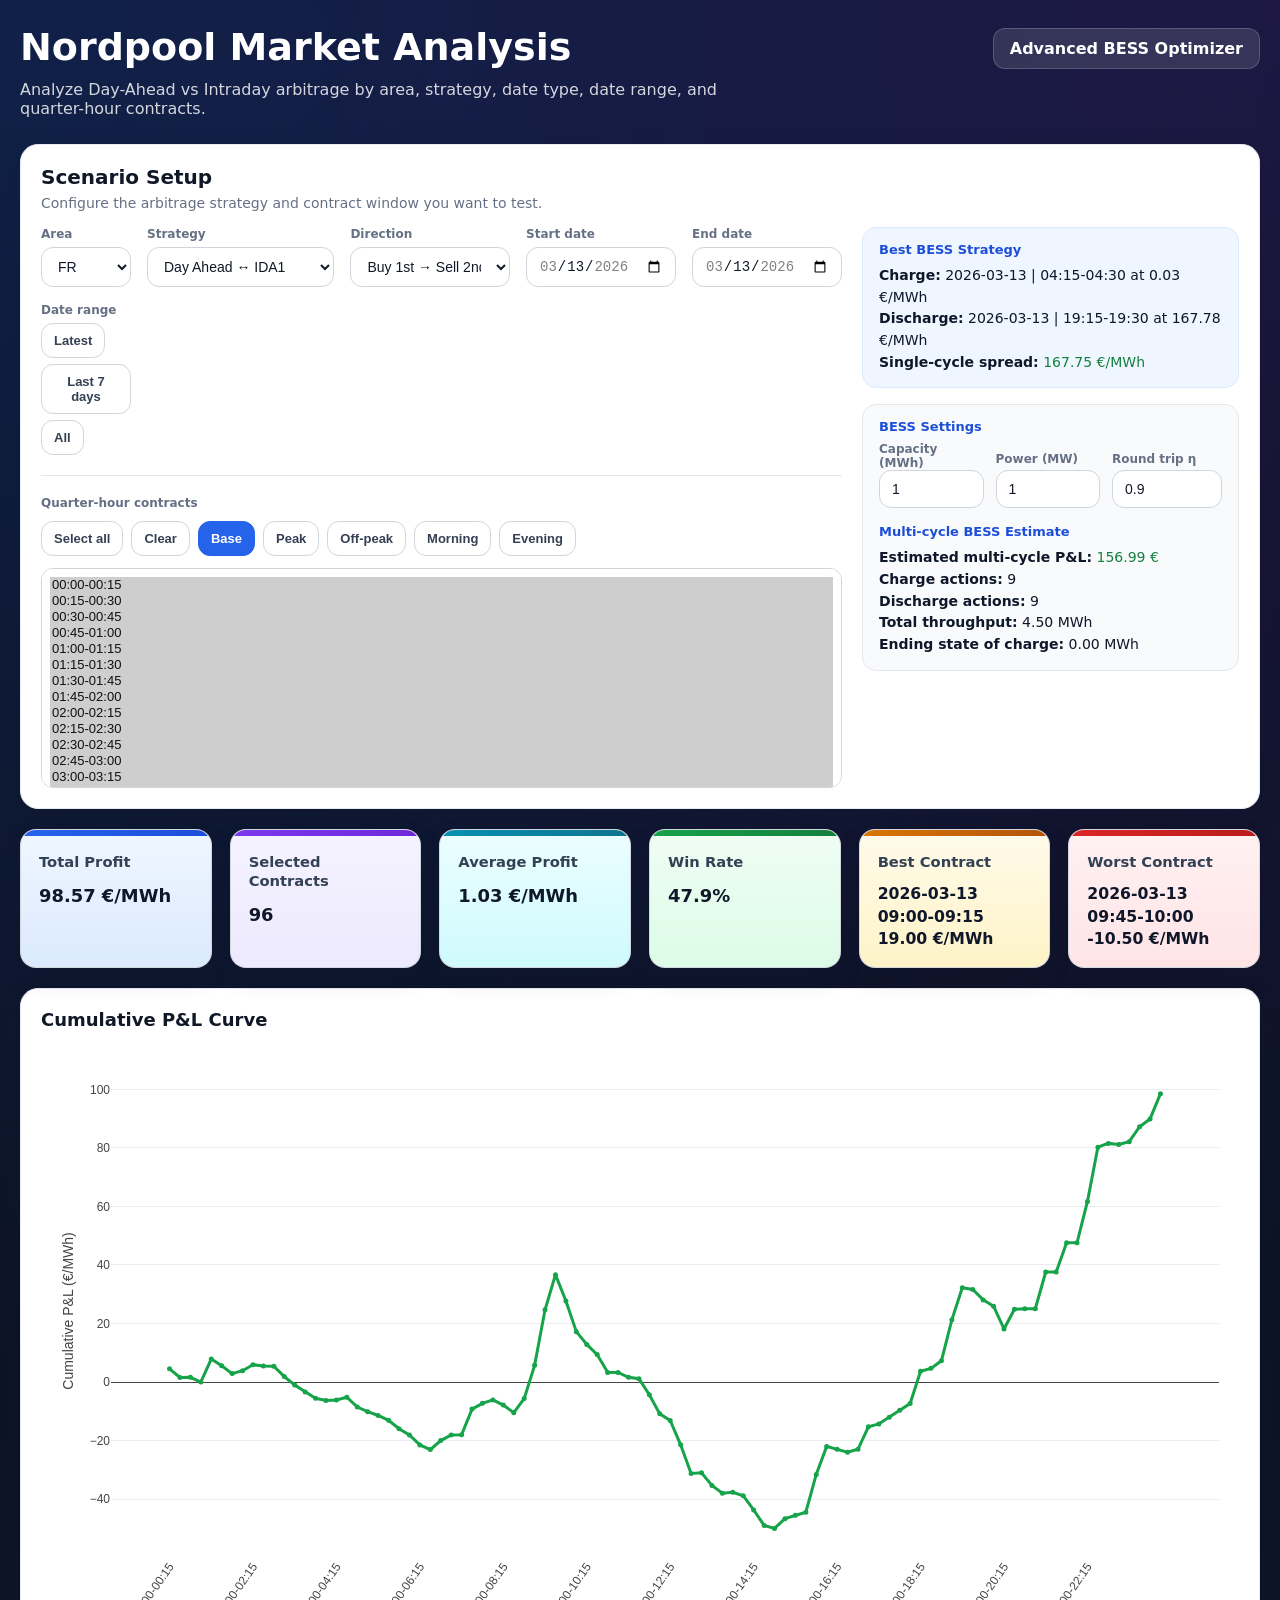
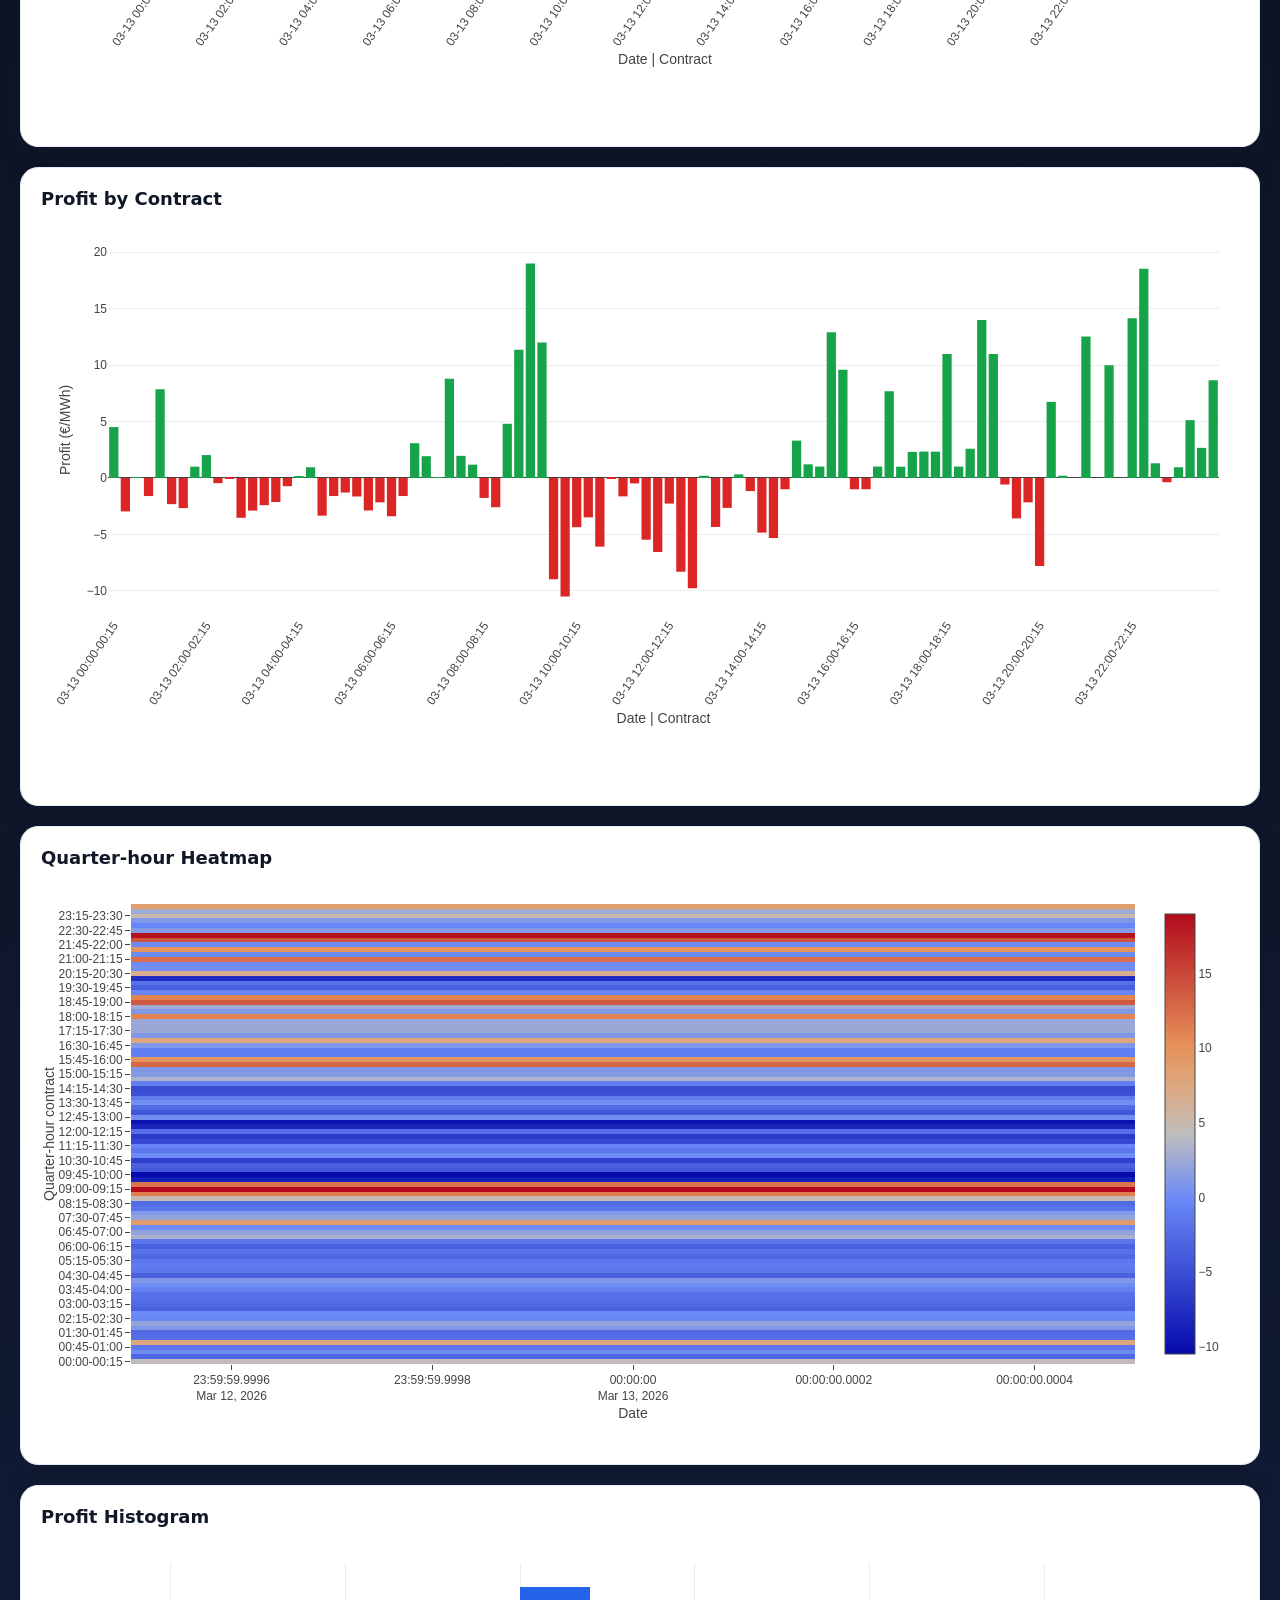
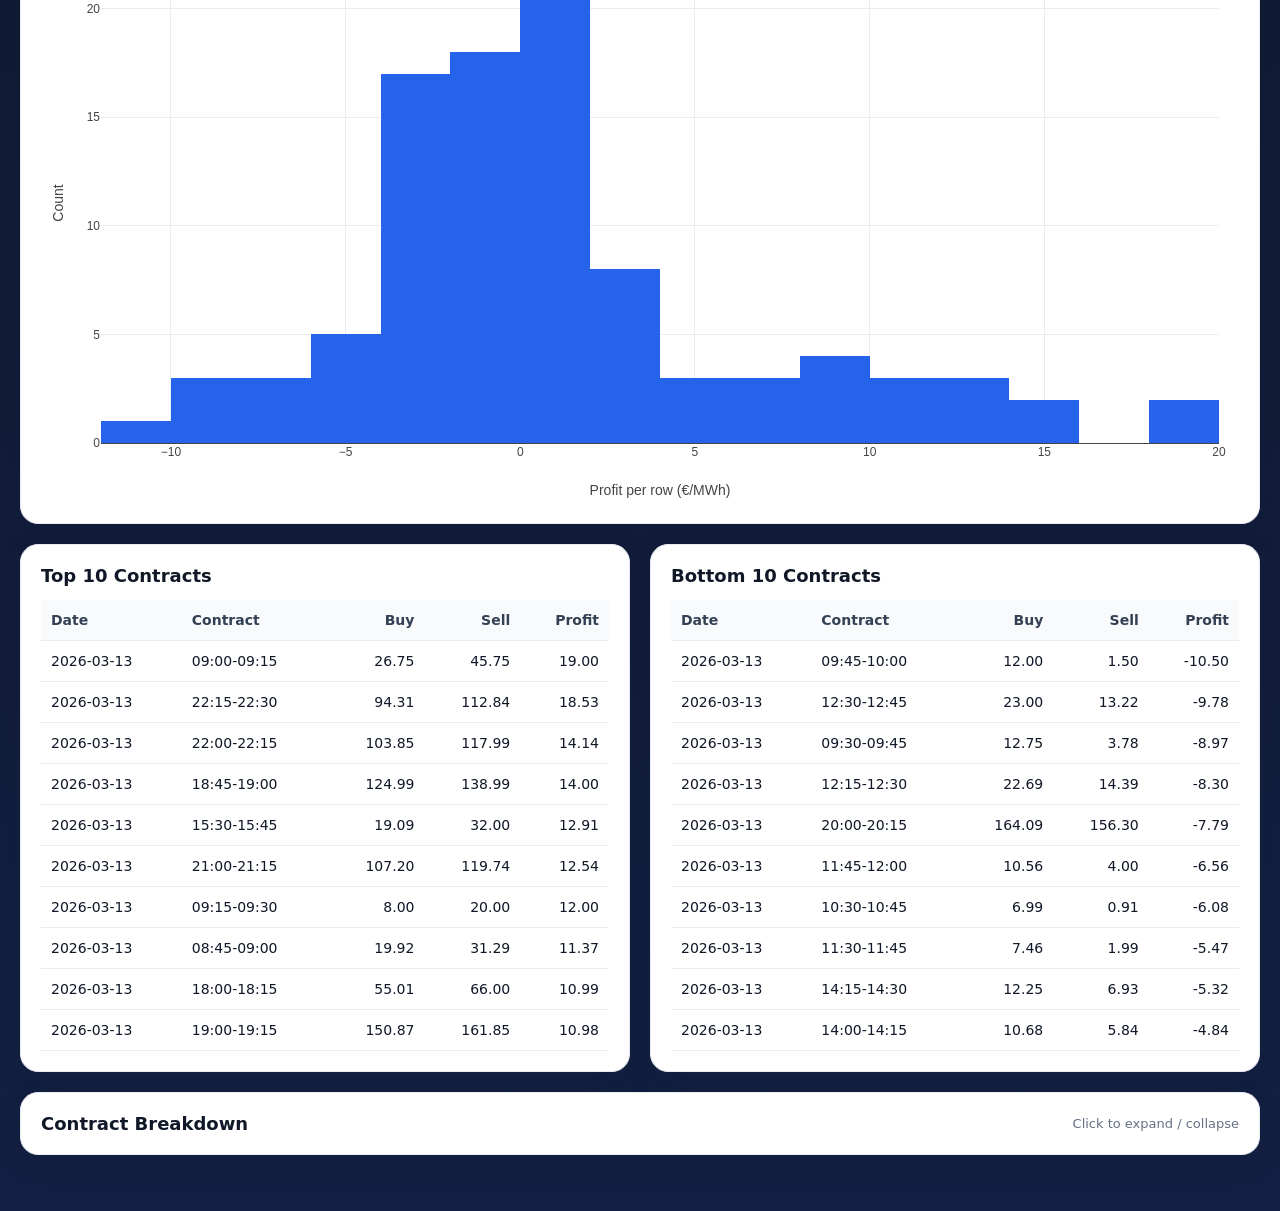
<file: docs/index.html>
<!DOCTYPE html>
<html lang="en">
<head>
  <meta charset="utf-8">
  <title>Nordpool Market Analysis</title>
  <meta name="viewport" content="width=device-width, initial-scale=1">
  <link rel="stylesheet" href="styles.css">
  <script src="https://cdn.plot.ly/plotly-2.35.2.min.js"></script>
</head>
<body>

<header class="hero">
  <div>
    <h1>Nordpool Market Analysis</h1>
    <p class="hero-sub">
      Analyze Day-Ahead vs Intraday arbitrage by area, strategy, date type, date range, and quarter-hour contracts.
    </p>
  </div>

  <div class="hero-action">
    <a href="advanced-bess-optimizer.html" class="top-nav-link">Advanced BESS Optimizer</a>
  </div>
</header>
  

  <main class="dashboard">
    <section class="panel panel-controls">
      <div class="panel-header">
        <h2>Scenario Setup</h2>
        <p>Configure the arbitrage strategy and contract window you want to test.</p>
      </div>

      <div class="controls-layout">
        <div class="scenario-panel">
          <div class="filters-top">
            <div class="filter">
              <label for="area">Area</label>
              <select id="area"></select>
            </div>

            <div class="filter">
              <label for="rule">Strategy</label>
              <select id="rule"></select>
            </div>

            <div class="filter">
              <label for="direction">Direction</label>
<select id="direction">
  <option value="forward">Buy 1st → Sell 2nd</option>
  <option value="reverse">Buy 2nd → Sell 1st</option>
</select>
            </div>


            <div class="filter">
              <label for="startDate">Start date</label>
              <input type="date" id="startDate">
            </div>

            <div class="filter">
              <label for="endDate">End date</label>
              <input type="date" id="endDate">
            </div>

            <div class="filter">
              <label>Date range</label>
              <div class="date-presets">
                <button type="button" id="datePreset_latest" class="preset-btn date-preset-btn active-preset">Latest</button>
                <button type="button" id="datePreset_7days" class="preset-btn date-preset-btn">Last 7 days</button>
                <button type="button" id="datePreset_all" class="preset-btn date-preset-btn">All</button>
              </div>
            </div>
          </div>

          <div class="contracts-panel">
            <label for="contracts">Quarter-hour contracts</label>

            <div class="contract-controls">
              <button type="button" id="selectAllBtn" class="preset-btn">Select all</button>
              <button type="button" id="clearAllBtn" class="preset-btn">Clear</button>
              <button type="button" id="presetBaseBtn" class="preset-btn">Base</button>
              <button type="button" id="presetPeakBtn" class="preset-btn">Peak</button>
              <button type="button" id="presetOffPeakBtn" class="preset-btn">Off-peak</button>
              <button type="button" id="presetMorningBtn" class="preset-btn">Morning</button>
              <button type="button" id="presetEveningBtn" class="preset-btn">Evening</button>
            </div>

            <select id="contracts" multiple size="10"></select>
          </div>
        </div>

        <div>
          <div class="bess-box">
            <div class="bess-title">Best BESS Strategy</div>
            <div id="bessStrategy" class="bess-content">-</div>
          </div>

          <div class="bess-config-box">
            <div class="bess-title">BESS Settings</div>

            <div class="bess-config-grid">
              <div>
                <label for="bessCapacity">Capacity (MWh)</label>
                <input type="number" id="bessCapacity" min="0" step="0.1" value="1">
              </div>

              <div>
                <label for="bessPower">Power (MW)</label>
                <input type="number" id="bessPower" min="0" step="0.1" value="1">
              </div>

              <div>
<label for="bessEfficiency">Round trip η</label>
                <input type="number" id="bessEfficiency" min="0" max="1" step="0.01" value="0.9">
              </div>
            </div>

            <div class="bess-multi">
              <div class="bess-title">Multi-cycle BESS Estimate</div>
              <div id="bessMultiCycle" class="bess-content">-</div>
            </div>
          </div>
        </div>
      </div>
    </section>

    <section class="cards-grid">
      <div class="card">
        <div class="card-title">Total Profit</div>
        <div id="profit" class="card-metric">-</div>
      </div>

      <div class="card">
        <div class="card-title">Selected Contracts</div>
        <div id="contractCount" class="card-metric">-</div>
      </div>

      <div class="card">
        <div class="card-title">Average Profit</div>
        <div id="avgProfit" class="card-metric">-</div>
      </div>

      <div class="card">
        <div class="card-title">Win Rate</div>
        <div id="winRate" class="card-metric">-</div>
      </div>

      <div class="card">
        <div class="card-title">Best Contract</div>
        <div id="bestContract" class="card-metric">-</div>
      </div>

      <div class="card">
        <div class="card-title">Worst Contract</div>
        <div id="worstContract" class="card-metric">-</div>
      </div>
    </section>

    <section class="charts-section">
      <div class="chart-box">
        <h3>Cumulative P&amp;L Curve</h3>
        <div id="cumulativeCurve"></div>
      </div>

      <div class="chart-box">
        <h3>Profit by Contract</h3>
        <div id="contractBar"></div>
      </div>

      <div class="chart-box">
        <h3>Quarter-hour Heatmap</h3>
        <div id="heatmap"></div>
      </div>

      <div class="chart-box">
        <h3>Profit Histogram</h3>
        <div id="histogram"></div>
      </div>
    </section>

    <section class="tables-section">
      <div class="table-box">
        <div class="table-title">Top 10 Contracts</div>
        <div id="topContracts" class="table-content">-</div>
      </div>

      <div class="table-box">
        <div class="table-title">Bottom 10 Contracts</div>
        <div id="bottomContracts" class="table-content">-</div>
      </div>
    </section>

    <section class="table-section">
      <details class="breakdown-details">
        <summary class="breakdown-summary">
          <span>Contract Breakdown</span>
          <span class="breakdown-hint">Click to expand / collapse</span>
        </summary>
        <div class="breakdown-body">
          <div id="table">-</div>
        </div>
      </details>
    </section>
  </main>

  <script src="app.js"></script>
</body>
</html>
</file>
<file: docs/styles.css>
:root {
  --bg: #0b1020;
  --panel: #ffffff;
  --panel-border: #e7eaf3;
  --text: #101828;
  --muted: #667085;
  --primary: #2563eb;
  --shadow: 0 10px 30px rgba(16, 24, 40, 0.12);
  --radius: 18px;
}

* {
  box-sizing: border-box;
}

body {
  margin: 0;
  font-family: Inter, ui-sans-serif, system-ui, -apple-system, BlinkMacSystemFont, "Segoe UI", sans-serif;
  color: var(--text);
  background:
    radial-gradient(circle at top left, rgba(37, 99, 235, 0.20), transparent 30%),
    radial-gradient(circle at top right, rgba(124, 58, 237, 0.16), transparent 28%),
    linear-gradient(180deg, #0b1020 0%, #0f172a 55%, #132043 100%);
  min-height: 100vh;
}
.top-nav {
  max-width: 1280px;
  margin: 0 auto;
  padding: 18px 20px 0;
}

.top-nav-link {
  display: inline-block;
  padding: 10px 16px;
  border-radius: 12px;
  background: rgba(255, 255, 255, 0.12);
  border: 1px solid rgba(255, 255, 255, 0.18);
  color: white;
  font-weight: 700;
  text-decoration: none;
  backdrop-filter: blur(8px);
  transition: 0.2s ease;
}

.top-nav-link:hover {
  background: rgba(255, 255, 255, 0.2);
}


.hero {
  max-width: 1280px;
  margin: 0 auto 26px;
  padding: 28px 20px 0;
  display: flex;
  justify-content: space-between;
  gap: 20px;
  align-items: flex-start;
  color: white;
}


.hero h1 {
  margin: 0;
  font-size: 38px;
  line-height: 1.05;
}

.hero-sub {
  margin: 12px 0 0;
  max-width: 760px;
  color: rgba(255, 255, 255, 0.82);
  font-size: 16px;
}

.dashboard {
  max-width: 1280px;
  margin: 0 auto;
  padding: 0 20px 56px;
  display: grid;
  gap: 20px;
}

.panel,
.table-box,
.chart-box,
.table-section {
  background: var(--panel);
  border: 1px solid var(--panel-border);
  border-radius: var(--radius);
  box-shadow: var(--shadow);
  padding: 20px;
}

.panel-header {
  margin-bottom: 16px;
}

.panel-header h2 {
  margin: 0 0 6px;
  font-size: 20px;
}

.panel-header p {
  margin: 0;
  color: var(--muted);
  font-size: 14px;
}

.controls-layout {
  display: grid;
  grid-template-columns: minmax(0, 1.7fr) minmax(300px, 0.8fr);
  gap: 20px;
  align-items: start;
}

.scenario-panel {
  min-width: 0;
}

.filters-top {
  display: grid;
  grid-template-columns: 90px 1.35fr 1.15fr 150px 150px;
  gap: 16px;
  margin-bottom: 20px;
  align-items: end;
}

.filter {
  display: flex;
  flex-direction: column;
  gap: 6px;
}

.filter label,
.bess-config-grid label,
.contracts-panel > label {
  font-size: 12px;
  font-weight: 700;
  color: var(--muted);
}

.filter select,
.filter input,
.bess-config-grid input {
  width: 100%;
  padding: 10px 12px;
  border-radius: 12px;
  border: 1px solid #d0d5dd;
  font-size: 14px;
  background: white;
  color: var(--text);
}

.contracts-panel {
  border-top: 1px solid #e4e7ec;
  padding-top: 16px;
}

.contract-controls {
  display: flex;
  flex-wrap: wrap;
  gap: 8px;
  margin: 10px 0 12px;
}

.preset-btn {
  border: 1px solid #d0d5dd;
  border-radius: 12px;
  padding: 9px 12px;
  font-weight: 700;
  font-size: 13px;
  cursor: pointer;
  background: white;
  color: #344054;
  transition: 0.2s ease;
}

.preset-btn:hover {
  background: #f8fafc;
}

.preset-btn.active-preset {
  background: #2563eb;
  color: white;
  border-color: #2563eb;
}

#contracts {
  width: 100%;
  border-radius: 12px;
  border: 1px solid #d0d5dd;
  padding: 8px;
  font-size: 13px;
  background: white;
  min-height: 220px;
  max-height: 280px;
  color: var(--text);
}

.bess-box {
  border: 1px solid #dbeafe;
  background: #eff6ff;
  border-radius: 14px;
  padding: 14px 16px;
  margin-bottom: 16px;
}

.bess-config-box {
  border: 1px solid #e5e7eb;
  background: #f8fafc;
  border-radius: 14px;
  padding: 14px 16px;
}

.bess-title {
  font-size: 13px;
  font-weight: 700;
  color: #1d4ed8;
  margin-bottom: 8px;
}

.bess-content {
  font-size: 14px;
  line-height: 1.55;
  color: #0f172a;
  word-break: break-word;
}

.bess-config-grid {
  display: grid;
  grid-template-columns: 1fr 1fr 110px;
  gap: 12px;
  align-items: end;
}
.bess-config-grid label {
  display: block;
  min-height: 18px;
}

.bess-multi {
  margin-top: 16px;
}

.cards-grid {
  display: grid;
  grid-template-columns: repeat(6, minmax(0, 1fr));
  gap: 18px;
}

.card {
  position: relative;
  background: linear-gradient(180deg, #ffffff 0%, #f8fbff 100%);
  border: 1px solid rgba(208, 213, 221, 0.9);
  border-radius: 16px;
  padding: 18px 18px 16px;
  box-shadow: 0 10px 24px rgba(15, 23, 42, 0.14);
  min-height: 118px;
  display: flex;
  flex-direction: column;
  justify-content: flex-start;
  overflow: hidden;
}

.card::before {
  content: "";
  position: absolute;
  inset: 0 auto auto 0;
  width: 100%;
  height: 6px;
  background: linear-gradient(90deg, #2563eb, #7c3aed);
}

.card:nth-child(1) {
  background: linear-gradient(180deg, #eff6ff 0%, #dbeafe 100%);
}
.card:nth-child(1)::before {
  background: linear-gradient(90deg, #2563eb, #1d4ed8);
}

.card:nth-child(2) {
  background: linear-gradient(180deg, #f5f3ff 0%, #ede9fe 100%);
}
.card:nth-child(2)::before {
  background: linear-gradient(90deg, #7c3aed, #6d28d9);
}

.card:nth-child(3) {
  background: linear-gradient(180deg, #ecfeff 0%, #cffafe 100%);
}
.card:nth-child(3)::before {
  background: linear-gradient(90deg, #0891b2, #0e7490);
}

.card:nth-child(4) {
  background: linear-gradient(180deg, #f0fdf4 0%, #dcfce7 100%);
}
.card:nth-child(4)::before {
  background: linear-gradient(90deg, #16a34a, #15803d);
}

.card:nth-child(5) {
  background: linear-gradient(180deg, #fffbeb 0%, #fef3c7 100%);
}
.card:nth-child(5)::before {
  background: linear-gradient(90deg, #d97706, #b45309);
}

.card:nth-child(6) {
  background: linear-gradient(180deg, #fff1f2 0%, #ffe4e6 100%);
}
.card:nth-child(6)::before {
  background: linear-gradient(90deg, #dc2626, #b91c1c);
}

.card-title {
  font-size: 0.92rem;
  font-weight: 800;
  color: #334155;
  margin-bottom: 12px;
  line-height: 1.3;
  margin-top: 4px;
}

.card-metric {
  font-size: 1.12rem;
  font-weight: 800;
  color: #0f172a;
  line-height: 1.45;
  word-break: break-word;
}

#bestContract,
#worstContract {
  font-size: 0.98rem;
  line-height: 1.45;
}

.charts-section {
  display: grid;
  grid-template-columns: 1fr;
  gap: 20px;
}

.chart-box h3,
.table-section h3 {
  margin: 0 0 16px;
  font-size: 18px;
  color: #101828;
}

.chart-box > div[id] {
  min-height: 560px;
}

#cumulativeCurve {
  min-height: 680px;
}

.tables-section {
  display: grid;
  grid-template-columns: 1fr 1fr;
  gap: 20px;
}

.table-title {
  font-size: 18px;
  font-weight: 700;
  margin-bottom: 14px;
  color: #101828;
}

.table-content {
  overflow-x: auto;
}

#table {
  overflow-x: auto;
}

table {
  width: 100%;
  border-collapse: collapse;
  background: white;
}

th,
th,
td {
  border-bottom: 1px solid #eaecf0;
  padding: 12px 10px;
  font-size: 14px;
  vertical-align: middle;
}

th {
  text-align: left;
  background: #f8fafc;
  color: #344054;
  font-weight: 700;
}

td {
  color: #101828;
}

/* First two columns are text-like */
table th:nth-child(1),
table td:nth-child(1),
table th:nth-child(2),
table td:nth-child(2) {
  text-align: left;
}

/* Numeric columns align right */
table th:nth-child(3),
table td:nth-child(3),
table th:nth-child(4),
table td:nth-child(4),
table th:nth-child(5),
table td:nth-child(5) {
  text-align: right;
  font-variant-numeric: tabular-nums;
}


tbody tr:hover {
  background: #f8fafc;
}

.breakdown-details {
  width: 100%;
}

.breakdown-summary {
  list-style: none;
  cursor: pointer;
  display: flex;
  justify-content: space-between;
  align-items: center;
  gap: 12px;
  font-weight: 700;
  font-size: 18px;
  color: #101828;
}

.breakdown-summary::-webkit-details-marker {
  display: none;
}

.breakdown-hint {
  font-size: 13px;
  font-weight: 500;
  color: #667085;
}

.breakdown-body {
  margin-top: 16px;
}

.positive-text {
  color: #15803d;
}

.negative-text {
  color: #b42318;
}

@media (max-width: 1200px) {
  .cards-grid {
    grid-template-columns: repeat(3, minmax(0, 1fr));
  }

  .filters-top {
    grid-template-columns: repeat(3, minmax(160px, 1fr));
  }
}

@media (max-width: 1100px) {
  .controls-layout {
    grid-template-columns: 1fr;
  }

  .tables-section {
    grid-template-columns: 1fr;
  }
}

@media (max-width: 900px) {
  .bess-config-grid {
    grid-template-columns: 1fr;
  }

  .cards-grid {
    grid-template-columns: repeat(2, minmax(0, 1fr));
  }

.filters-top {
  grid-template-columns: repeat(2, minmax(180px, 1fr));
}
}

@media (max-width: 640px) {
  .hero {
    flex-direction: column;
    padding-top: 22px;
    padding-left: 14px;
    padding-right: 14px;
  }

  .hero h1 {
    font-size: 30px;
  }

  .hero-sub {
    font-size: 15px;
  }

  .dashboard {
    padding: 0 14px 40px;
  }

  .cards-grid,
  .filters-top {
    grid-template-columns: 1fr;
  }

  .card-metric {
    font-size: 1rem;
  }

  .chart-box > div[id] {
    min-height: 360px;
  }

  #cumulativeCurve {
    min-height: 420px;
  }
}

.date-presets {
  display: flex;
  gap: 6px;
  flex-wrap: wrap;
}
</file>
